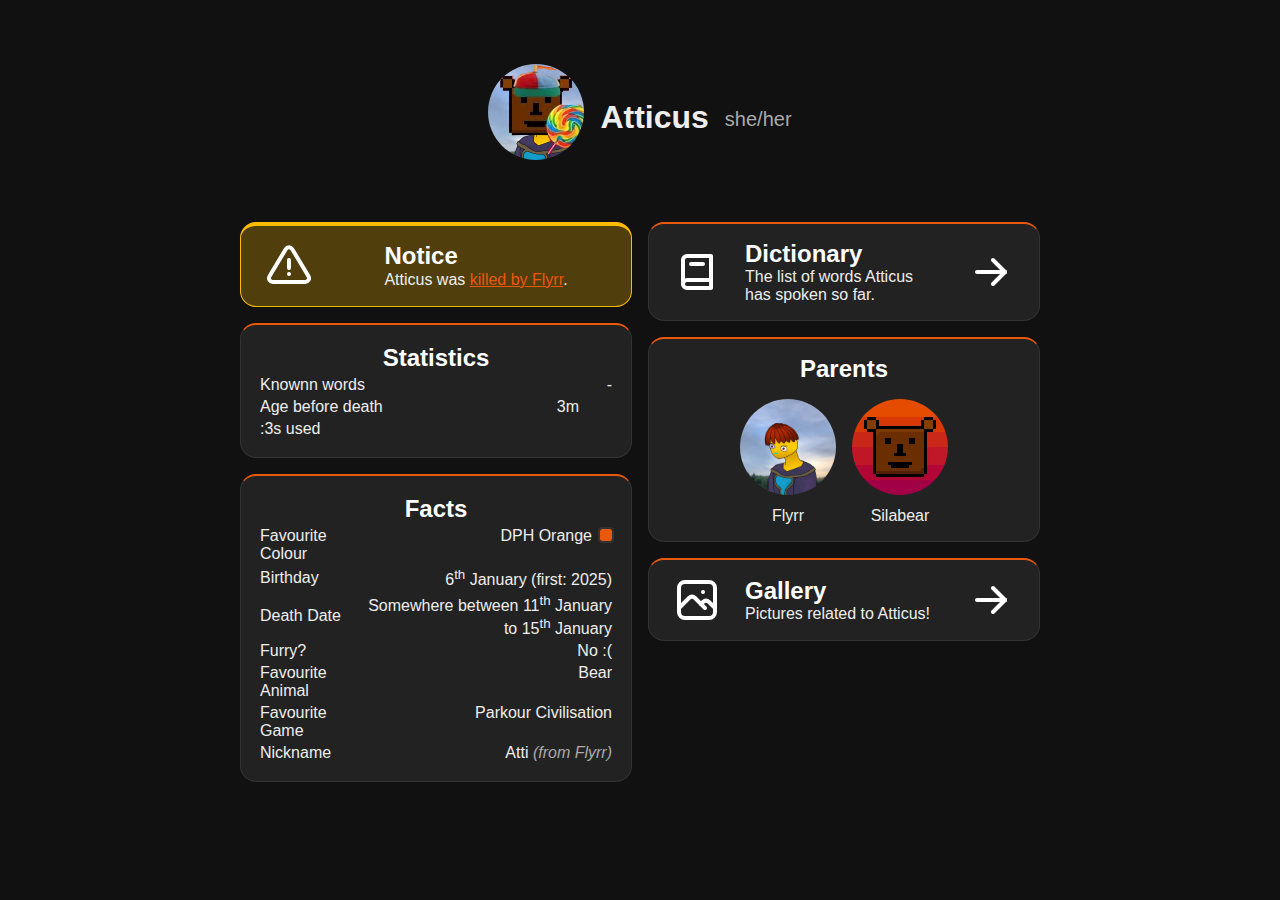
<file: index.html>
<!DOCTYPE html>
<html lang="en">
<head>
    <meta charset="UTF-8">
    <meta name="viewport" content="width=device-width, initial-scale=1.0">
    <title>Atticus</title>
    <link rel="stylesheet" href="style.css">
    <link rel="preload" href="assets/pfp_1.png" as="image" type="image/png">

    <meta content="Atticus" property="og:title">
    <meta content="A Website for everything about Atticus." property="og:description">
    <meta content="https://jaegerwalddev.github.io/Atticus" property="og:url">
    <meta content="https://jaegerwalddev.github.io/Atticus/assets/pfp_1.png" property="og:image">
    <meta content="#ea580c" data-react-helmet="true" name="theme-color">
</head>
<body>
    <main class="f">
        <img src="assets/pfp_1.png" draggable="false">
        <h1>Atticus</h1>
        <h3>she/her</h3>
    </main>
    <aside>
        <div class="icon-box warning">
            <span class="icon i-alert-triangle"></span>
            <span class="title">Notice</span>
            <span class="content">
                Atticus was <a href="https://discord.com/channels/935560260725379143/1325922144361906216/1329087835445264434">killed by Flyrr</a>.
            </span>
        </div>
        <table class="statistic"><!-- rhymes with autistic -->
            <tr><th colspan="2" class="title">Statistics</th></tr>
            <tr><td>Knownn words</td><td class="r" id="knownWords"></td></tr>
            <tr><td>Age before death</td><td>3m</td></tr>
            <tr><td>:3s used</td><td class="r" id="colonThrees"></td></tr>
        </table>
        <table class="statistic">
            <tr><th colspan="2" class="title">Facts</th></tr>
            <tr><td>Favourite Colour</td><td class="r" id="favColor">DPH Orange</td></tr>
            <tr><td>Birthday</td><td class="r">6<sup>th</sup> January (first: 2025)</td></tr>
            <tr><td>Death Date</td><td class="r">Somewhere between 11<sup>th</sup> January to 15<sup>th</sup> January</td></tr>
            <tr><td>Furry?</td><td class="r">No :(</td></tr>
            <tr><td>Favourite Animal</td><td class="r">Bear</td></tr>
            <tr><td>Favourite Game</td><td class="r">Parkour Civilisation</td></tr>
            <tr><td>Nickname</td><td class="r">Atti <i>(from Flyrr)</i></td></tr>
        </table>
    </aside>
    <aside>
        <a href="dict.html"><div class="icon-box link">
            <span class="icon i-book-2"></span>
            <span class="title">Dictionary</span>
            <span class="content">
                <p>The list of words Atticus has spoken so far.</p>
            </span>
            <span class="icon i-arrow-right"></span>
        </div></a>
        <div class="panel" id="parents">
            <p class="c">
                <span class="title">Parents</span>
            </p>
            <p class="f">
                <span class="c">
                    <img src="assets/flyrr.webp" draggable="false">
                    Flyrr
                </span>
                <span class="c">
                    <img src="assets/sila.webp" draggable="false">
                    Silabear
                </span>
            </p>
        </div>
        <a href="img.html"><div class="icon-box link">
            <span class="icon i-photo"></span>
            <span class="title">Gallery</span>
            <span class="content">
                <p>Pictures related to Atticus!</p>
            </span>
            <span class="icon i-arrow-right"></span>
        </div></a>
    </aside>
    <script src="index.js"></script>
</body>
</html>
</file>
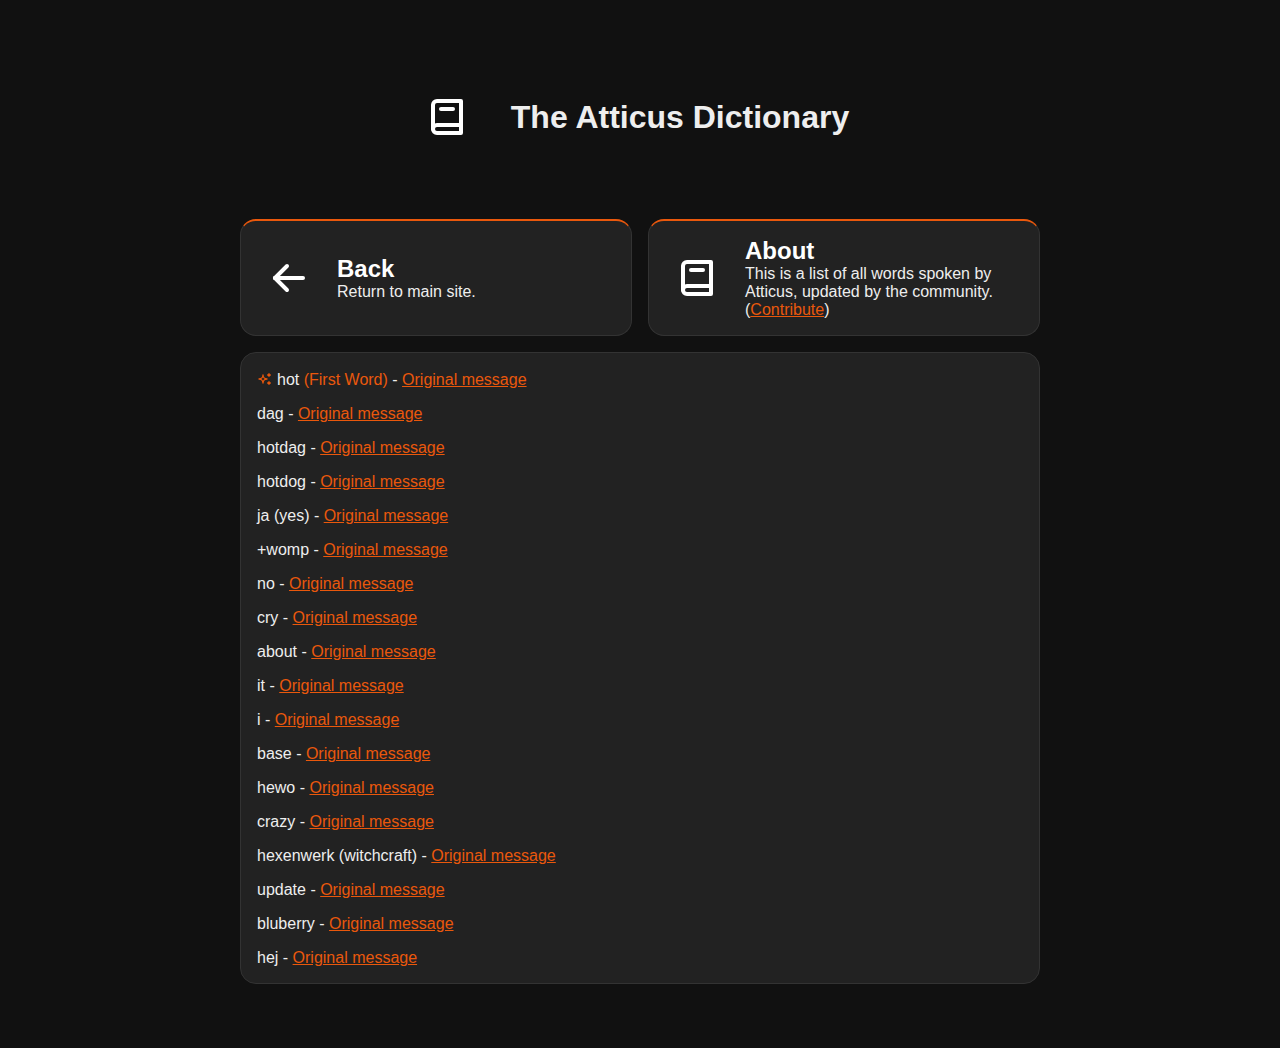
<file: dict.html>
<!DOCTYPE html>
<html lang="en">
<head>
    <meta charset="UTF-8">
    <meta name="viewport" content="width=device-width, initial-scale=1.0">
    <title>Atticus Dictionary</title>
    <link rel="stylesheet" href="style.css">
    <style>
        .icon-box {
            display: grid;
            grid-template-columns: 64px auto !important;
        }
    </style>

    <meta content="The Atticus Dictionary" property="og:title">
    <meta content="A dictionary for every word Atticus has said." property="og:description">
    <meta content="https://jaegerwalddev.github.io/Atticus/dict.html" property="og:url">
    <meta content="https://jaegerwalddev.github.io/Atticus/assets/book-2.svg" property="og:image">
    <meta content="#ea580c" data-react-helmet="true" name="theme-color">
</head>
<body>
    <main class="f">
        <span class="icon i-book-2"></span>
        <p><h1>The Atticus Dictionary</h1></p>
    </main>
    <a href="./"><div class="icon-box link">
        <span class="icon i-arrow-left"></span>
        <span class="title">Back</span>
        <span class="content">
            <p>Return to main site.</p>
        </span>
    </div></a>
    <div class="icon-box">
        <span class="icon i-book-2"></span>
        <span class="title">About</span>
        <span class="content">
            <p>This is a list of all words spoken by Atticus, updated by the community. (<a href="https://github.com/JaegerwaldDev/Atticus/blob/main/dict.json">Contribute</a>)</p>
        </span>
    </div>
    <div id="dictionary">
    </div>
    <script src="dict.js"></script>
</body>
</html>
</file>
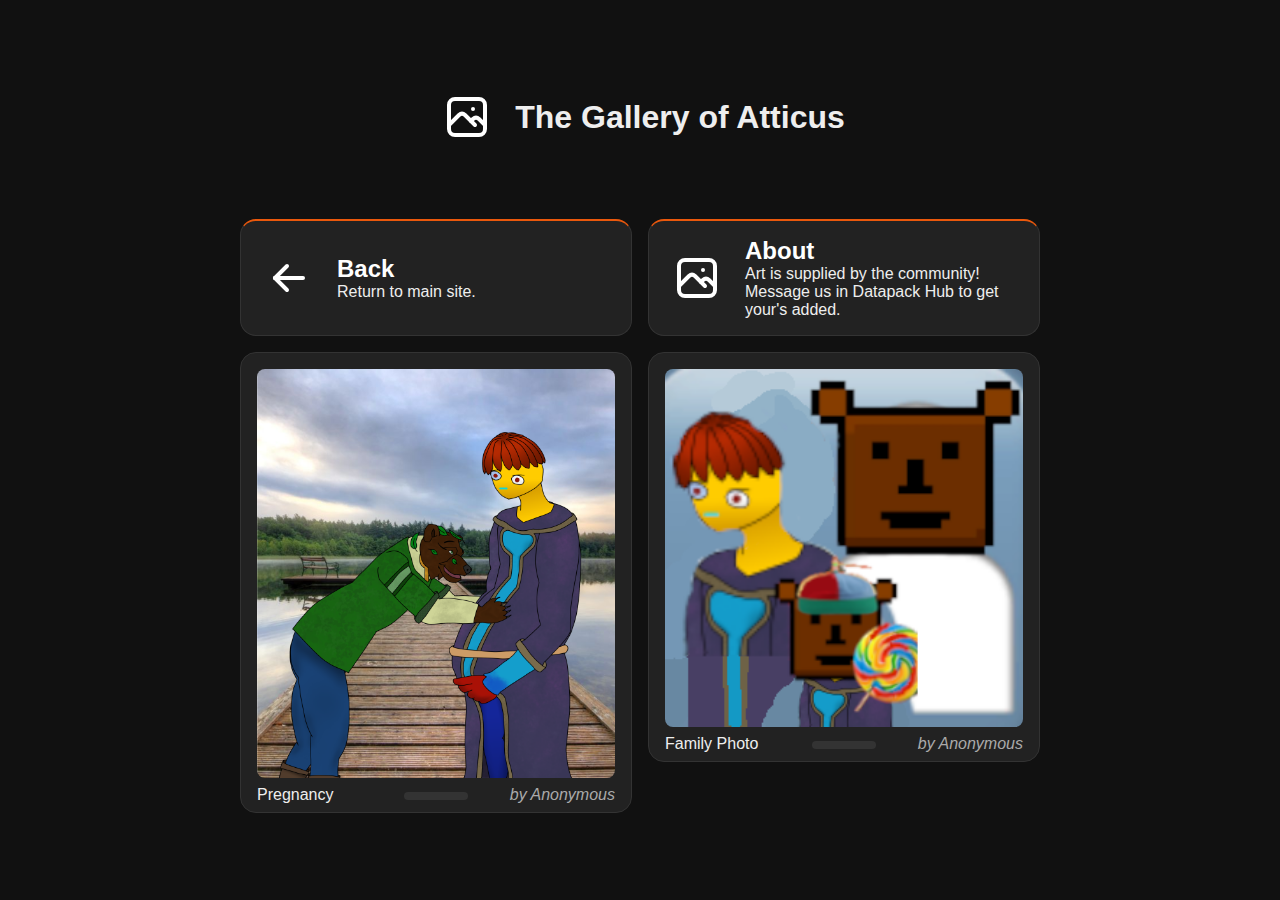
<file: img.html>
<!DOCTYPE html>
<html lang="en">
<head>
    <meta charset="UTF-8">
    <meta name="viewport" content="width=device-width, initial-scale=1.0">
    <title>Atticus Dictionary</title>
    <link rel="stylesheet" href="style.css">
    <style>
        .icon-box {
            display: grid;
            grid-template-columns: 64px auto !important;
        }

        img {
            border-radius: 8px;
            user-select: none;
            width: 100%;
            margin-bottom: 8px;
        }
        .photo {
            border-top: 1px var(--clr-dark-3) solid;
            display: flex;
            flex-direction: column;
            align-items: center;
            padding-bottom: 0px;
        }
        .photo::after {
            display: block;
            content: "";
            border-radius: 4px;
            height: 8px;
            width: 64px;
            background-color: var(--clr-dark-3);
            justify-self: flex-end;
            transform: translateY(-12px);
        }

        p {
            width: 100%;
        }
    </style>

    <meta content="The Gallery of Atticus" property="og:title">
    <meta content="A Gallery full of Atticus pictures by the community." property="og:description">
    <meta content="https://jaegerwalddev.github.io/Atticus/img.html" property="og:url">
    <meta content="https://jaegerwalddev.github.io/Atticus/assets/photo.svg" property="og:image">
    <meta content="#ea580c" data-react-helmet="true" name="theme-color">
</head>
<body>
    <main class="f">
        <span class="icon i-photo"></span>
        <h1>The Gallery of Atticus</h1>
    </main>
    <a href="./"><div class="icon-box link">
        <span class="icon i-arrow-left"></span>
        <span class="title">Back</span>
        <span class="content">
            <p>Return to main site.</p>
        </span>
    </div></a>
    <div class="icon-box">
        <span class="icon i-photo"></span>
        <span class="title">About</span>
        <span class="content">
            <p>Art is supplied by the community! Message us in Datapack Hub to get your's added.</p>
        </span>
    </div>
    <aside>
        <div class="photo">
            <img src="assets/gallery/pregnancy.png" draggable="false">
            <p>Pregnancy <i class="r">by Anonymous</i></p>
        </div>
    </aside>
    <aside>
        <div class="photo">
            <img src="assets/gallery/family_photo.png" draggable="false">
            <p>Family Photo <i class="r">by Anonymous</i></p>
        </div>
    </aside>
</body>
</html>
</file>
<file: style.css>
:root {
    --clr-accent: #ea580c;
    --clr-accent-2: #ea580c80;

    --clr-dark-1: #111;
    --clr-dark-2: #222;
    --clr-dark-2-2: #2228;
    --clr-dark-3: #333;
    --clr-dark-4: #444;
    --clr-dark-5: #555;
    --clr-dark-6: #666;
    --clr-dark-7: #777;
    --clr-dark-8: #888;
    --clr-dark-9: #999;

    --clr-light-6: #aaa;
    --clr-light-5: #bbb;
    --clr-light-4: #ccc;
    --clr-light-3: #ddd;
    --clr-light-2: #eee;
    --clr-light-1: #fff;

    --clr-error: #b22;
    --clr-error-2: #b224;

    --clr-warning: #fb0;
    --clr-warning-2: #fb04;

    --clr-info: #09d;
    --clr-info-2: #09d4;

    --clr-important: #60a;
    --clr-important-2: #60a4;
}

html {
    background-color: var(--clr-dark-1);
}

body {
    margin: 0px;

    margin-top: 64px;
    margin-bottom: 64px;

    margin-left: auto;
    margin-right: auto;

    display: block;
    width: 800px;

    color: var(--clr-light-2);
    font-family: sans-serif;

    display: grid;
    grid-template-rows: auto auto;
    grid-template-columns: 1fr 1fr;
    gap: 16px;
}

*::selection {
    background-color: var(--clr-accent-2);
}

img {
    user-select: none;
}

.c {
    text-align: center;
}
.r {
    text-align: right;
    float: right;
}
.f {
    display: flex;
}

i {
    color: var(--clr-light-6);
}

.title {
    font-size: 24px;
    text-align: center;
    color: var(--clr-light-1);
    font-weight: bold;
}
a {
    color: var(--clr-accent);
}
a:active {
    color: var(--clr-accent-2);
}

p {
    margin: 0px;
    margin-bottom: 16px;
}
p:nth-last-child(1) {
    margin: 0px;
}

.icon-box,
table,
.panel,
.photo {
    padding: 16px;
    border: 1px var(--clr-dark-3) solid;
    background: var(--clr-dark-2);
    border-radius: 16px;
    width: 100%;

    border-top: 2px var(--clr-accent) solid;
}

.icon-box {
    display: grid;
    grid-template-columns: 64px auto;
    grid-template-columns: auto auto;
    column-gap: 16px;
    width: calc(100% - 34px);
}
.icon-box > .icon {
    grid-column: 1;
    grid-row-start: 1;
    grid-row-end: 3;
}
.icon-box > .title {
    grid-column: 2;
    grid-row: 1;
    text-align: left;
}
.icon-box > .content {
    grid-column: 2;
    grid-row: 2;
    text-align: left;
}

.icon {
    display: block;
    width: 64px;
    display: flex;
    align-items: center;
    justify-content: center;
}
.icon::after {
    content: "";
    display: block;
    height: 48px;
    width: 48px;
    background-size: 48px;
    background-repeat: no-repeat;
}

.warning {
    background-color: var(--clr-warning-2);
    border-color: var(--clr-warning);
    border-top-width: 4px;
}

/* #region */ /* Banner */

main {
    gap: 16px;
    margin-left: auto;
    margin-right: auto;
    margin-bottom: 32px;

    grid-row: 1;
    grid-column-start: 1;
    grid-column-end: 3;
}
main img {
    border-radius: 50%;
    width: 96px;
    height: 96px;
}
main h1 {
    font-size: 32px;
    line-height: 2;
}
main h3 {
    font-size: 20px;
    line-height: 2;
    font-weight: normal;
    line-height: 3.5;
    color: var(--clr-light-6);
}

aside {
    display: flex;
    flex-direction: column;
    gap: 16px;
}

/* #region */ /* Left Column */

#favColor::after {
    display: inline-block;
    content: "";
    background-color: var(--clr-accent);
    border-radius: 2px;
    width: 12px;
    height: 12px;
    margin-left: 8px;
    outline: 2px var(--clr-dark-3) solid;
}

/* #region */ /* Right Column */

.icon-box.link {
    grid-template-columns: 64px auto 64px;
    cursor: pointer;
    user-select: none;
    color: var(--clr-light-2);
    height: calc(100% - 35px);
}
.icon-box.link:hover {
    filter: brightness(1.25);
}
.icon-box > .icon:nth-child(4) {
    grid-row-start: 1;
    grid-row-end: 3;
    grid-column: 3;
}
.icon-box.link > .title {
    display: inline;
    align-self: flex-end;
}

a:has(.icon-box.link) {
    text-decoration: none;
}

#parents img {
    height: 96px;
    width: 96px;
    border-radius: 50%;
    margin-bottom: 8px;
}
#parents p.f {
    margin-left: auto;
    margin-right: auto;
    gap: 16px;
    width: 208px; /* me when i evil */
}

#babysitters img {
    height: 96px;
    width: 96px;
    border-radius: 50%;
    margin-bottom: 8px;
}

#babysitters p.f {
    display: flex;
    justify-content: center;
    align-items: center;
    gap: 16px;
    width: fit-content;
    margin: auto;
}

.panel,
.photo {
    width: calc(100% - 34px);
}
.countdown {
    font-size: 48px;
    color: var(--clr-light-1);
    display: block;
    font-weight: bold;
}

/* #region */ /* Dictionary */
/* this doesnt include overrides*/

#dictionary {
    padding: 16px;
    width: calc(100% - 34px);
    display: flex;
    flex-direction: column;
    border: 1px var(--clr-dark-3) solid;
    background: var(--clr-dark-2);
    grid-column-start: 1;
    grid-column-end: 3;
    border-radius: 16px;
}

.firstWord::before {
    content: "";
    display: inline-block;
    height: 16px;
    width: 16px;
    background-image: url("assets/sparkles.svg");
    background-size: 16px;
    background-repeat: no-repeat;
    transform: translateY(2px);
    margin-right: 4px;
}
.firstWord::after {
    color: var(--clr-accent);
    content: " (First Word)";
}
.witnessed::before {
    content: "";
    display: inline-block;
    height: 16px;
    width: 16px;
    background-image: url("assets/eye.svg");
    background-size: 16px;
    background-repeat: no-repeat;
    transform: translateY(2px);
    margin-right: 4px;
}
.witnessed::after {
    color: var(--clr-dark-8);
    content: " (Witnessed)";
}

/* #region */ /* Icons */

.i-book-2::after {
    background-image: url("assets/book-2.svg");
}
.i-alert-triangle::after {
    background-image: url("assets/alert-triangle.svg");
}
.i-arrow-right::after {
    background-image: url("assets/arrow-right.svg");
}
.i-arrow-left::after {
    background-image: url("assets/arrow-left.svg");
}
.i-photo::after {
    background-image: url("assets/photo.svg");
}
</file>
